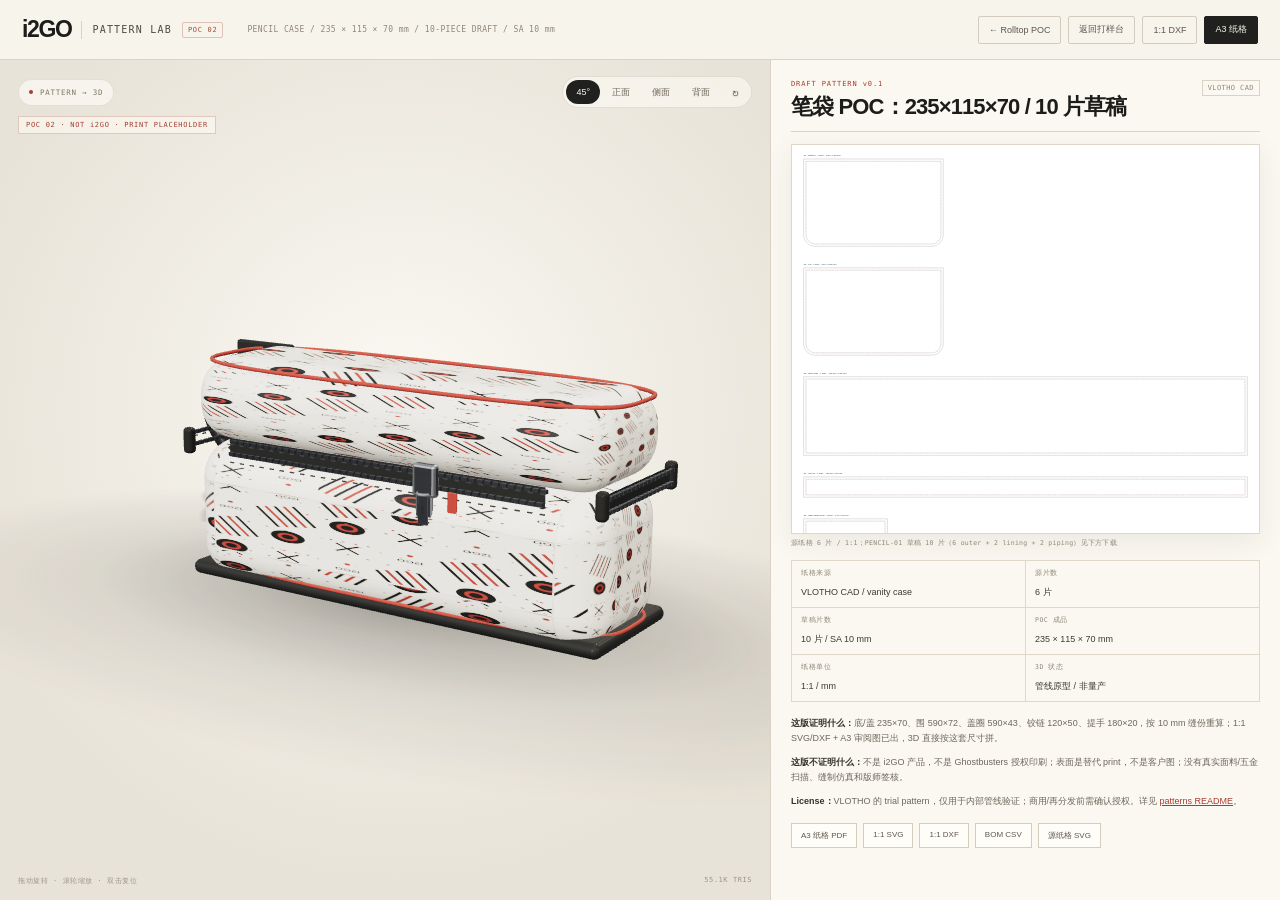
<file: poc-pencil.html>
<!doctype html>
<html lang="zh-CN">
<head>
  <meta charset="utf-8" />
  <meta name="viewport" content="width=device-width,initial-scale=1,viewport-fit=cover" />
  <meta name="description" content="Pattern-driven 3D POC 02：用 VLOTHO vanity-case 6 片纸格，按 235 × 115 × 70 mm 重算笔袋结构。" />
  <link rel="icon" href="data:image/svg+xml,%3Csvg xmlns='http://www.w3.org/2000/svg' viewBox='0 0 64 64'%3E%3Crect width='64' height='64' rx='12' fill='%231b1c1b'/%3E%3Ctext x='32' y='40' font-family='Arial' font-size='21' font-weight='700' fill='%23f4f1ea' text-anchor='middle'%3Ei2GO%3C/text%3E%3C/svg%3E" />
  <title>i2GO / Pattern Lab · Pencil Case POC</title>
  <link rel="stylesheet" href="./styles-poc.css" />
  <script type="importmap">
    {
      "imports": {
        "three": "./vendor/three.module.js",
        "three/addons/": "./vendor/addons/"
      }
    }
  </script>
</head>
<body class="poc-body">
  <header class="poc-header">
    <div class="poc-brand">
      <a href="./" class="poc-logo">i2GO</a>
      <span class="poc-div"></span>
      <span class="poc-title">PATTERN LAB</span>
      <span class="poc-badge">POC 02</span>
    </div>
    <div class="poc-meta">PENCIL CASE / 235 × 115 × 70 mm / 10-PIECE DRAFT / SA 10 mm</div>
    <div class="poc-actions">
      <a href="./poc.html">← Rolltop POC</a>
      <a href="./studio.html">返回打样台</a>
      <a href="./exports/PENCIL-01_pattern.dxf" download>1:1 DXF</a>
      <a class="primary" href="./exports/PENCIL-01_pattern_A3.pdf" download>A3 纸格</a>
    </div>
  </header>

  <main class="poc-main">
    <section class="poc-viewer">
      <canvas id="scene" aria-label="纸格驱动的笔袋 3D 模型"></canvas>
      <div class="poc-view-top">
        <div class="poc-live"><span class="pulse"></span> PATTERN → 3D</div>
        <div class="poc-views">
          <button class="view is-active" data-view="iso">45°</button>
          <button class="view" data-view="front">正面</button>
          <button class="view" data-view="side">侧面</button>
          <button class="view" data-view="back">背面</button>
          <button class="rotate" id="rotate" title="自动旋转">↻</button>
        </div>
      </div>
      <div class="poc-view-bottom">
        <span>拖动旋转 · 滚轮缩放 · 双击复位</span>
        <span id="triStat">—</span>
      </div>
      <div class="poc-warning">POC 02 · NOT i2GO · PRINT PLACEHOLDER</div>
    </section>

    <aside class="poc-pattern">
      <div class="poc-p-head">
        <div><span class="poc-kicker">DRAFT PATTERN v0.1</span><h1>笔袋 POC：235×115×70 / 10 片草稿</h1></div>
        <span class="poc-source">VLOTHO CAD</span>
      </div>
      <div class="poc-p-img">
        <img src="./patterns/vlotho/vanity-case_pattern.svg" alt="VLOTHO vanity-case 纸格 SVG" />
      </div>
      <div class="poc-p-cap">源纸格 6 片 / 1:1；PENCIL-01 草稿 10 片（6 outer + 2 lining + 2 piping）见下方下载</div>
      <div class="poc-p-meta">
        <div><span>纸格来源</span><b>VLOTHO CAD / vanity case</b></div>
        <div><span>源片数</span><b>6 片</b></div>
        <div><span>草稿片数</span><b>10 片 / SA 10 mm</b></div>
        <div><span>POC 成品</span><b>235 × 115 × 70 mm</b></div>
        <div><span>纸格单位</span><b>1:1 / mm</b></div>
        <div><span>3D 状态</span><b>管线原型 / 非量产</b></div>
      </div>
      <div class="poc-p-notes">
        <p><b>这版证明什么：</b>底/盖 235×70、围 590×72、盖圈 590×43、铰链 120×50、提手 180×20，按 10 mm 缝份重算；1:1 SVG/DXF + A3 审阅图已出，3D 直接按这套尺寸拼。</p>
        <p><b>这版不证明什么：</b>不是 i2GO 产品，不是 Ghostbusters 授权印刷；表面是替代 print，不是客户图；没有真实面料/五金扫描、缝制仿真和版师签核。</p>
        <p><b>License：</b>VLOTHO 的 trial pattern，仅用于内部管线验证；商用/再分发前需确认授权。详见 <a href="./patterns/vlotho/README.md">patterns README</a>。</p>
      </div>
      <div class="poc-p-links">
        <a href="./exports/PENCIL-01_pattern_A3.pdf" download>A3 纸格 PDF</a>
        <a href="./exports/PENCIL-01_pattern_1to1.svg" download>1:1 SVG</a>
        <a href="./exports/PENCIL-01_pattern.dxf" download>1:1 DXF</a>
        <a href="./exports/PENCIL-01_BOM.csv" download>BOM CSV</a>
        <a href="./patterns/vlotho/vanity-case_pattern.svg" target="_blank">源纸格 SVG</a>
      </div>
    </aside>
  </main>

  <div class="loading" id="loading">
    <div class="loading-mark">i2GO</div>
    <div class="loading-text">正在按纸格拼装 3D…</div>
    <div class="loading-bar"><i></i></div>
  </div>
  <div class="webgl-error" id="webglError" hidden><b>当前浏览器无法启动 WebGL</b><span>请使用最新版 Chrome / Edge / Safari。</span></div>

  <script type="module" src="./src/poc-pencil.js"></script>
</body>
</html>
</file>
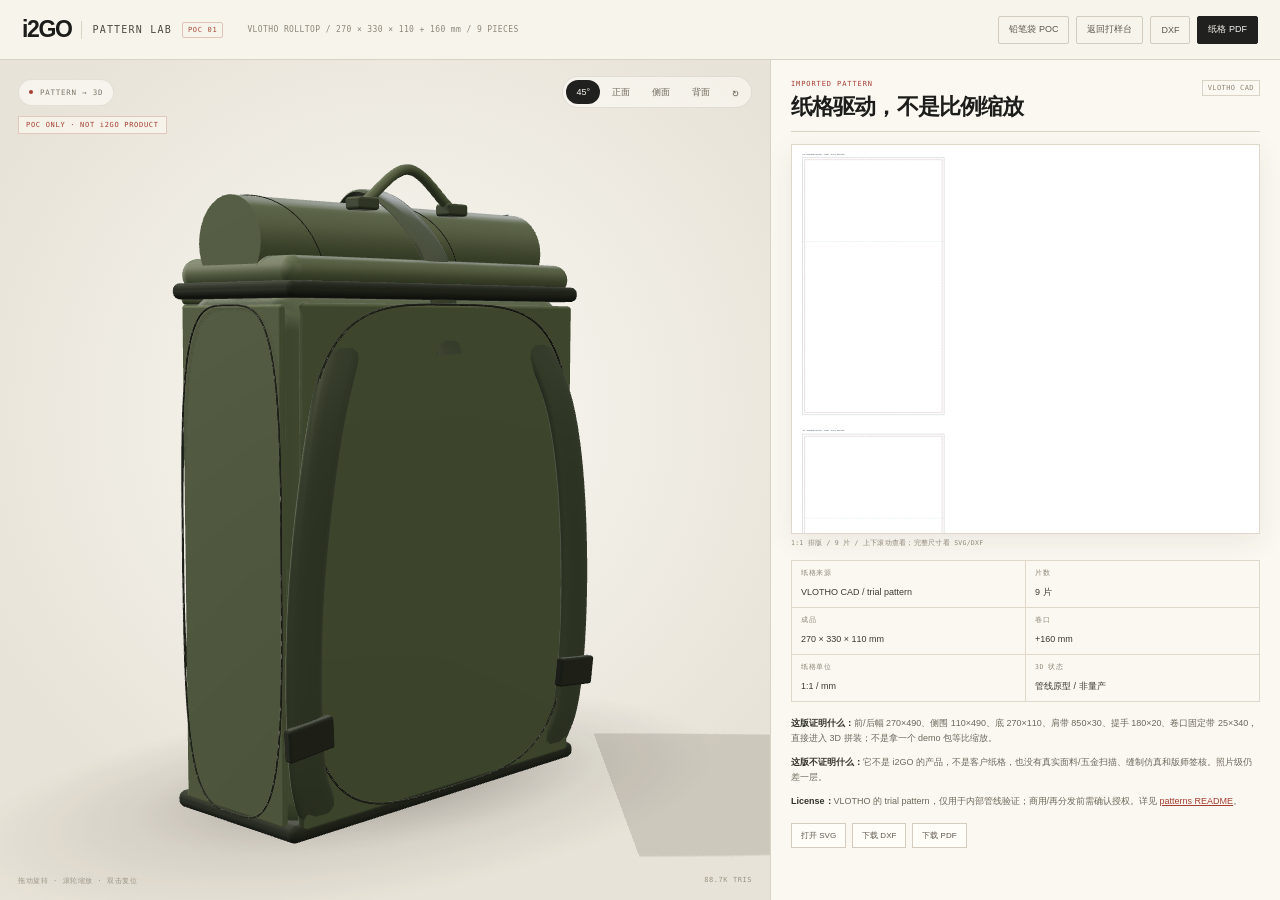
<file: poc.html>
<!doctype html>
<html lang="zh-CN">
<head>
  <meta charset="utf-8" />
  <meta name="viewport" content="width=device-width,initial-scale=1,viewport-fit=cover" />
  <meta name="description" content="Pattern-driven 3D POC：用公开 1:1 纸格驱动 3D 模型，验证纸格到数字样的管线。" />
  <link rel="icon" href="data:image/svg+xml,%3Csvg xmlns='http://www.w3.org/2000/svg' viewBox='0 0 64 64'%3E%3Crect width='64' height='64' rx='12' fill='%231b1c1b'/%3E%3Ctext x='32' y='40' font-family='Arial' font-size='21' font-weight='700' fill='%23f4f1ea' text-anchor='middle'%3Ei2GO%3C/text%3E%3C/svg%3E" />
  <title>i2GO / Pattern Lab · Pattern-driven POC</title>
  <link rel="stylesheet" href="./styles-poc.css" />
  <script type="importmap">
    {
      "imports": {
        "three": "./vendor/three.module.js",
        "three/addons/": "./vendor/addons/"
      }
    }
  </script>
</head>
<body class="poc-body">
  <header class="poc-header">
    <div class="poc-brand">
      <a href="./" class="poc-logo">i2GO</a>
      <span class="poc-div"></span>
      <span class="poc-title">PATTERN LAB</span>
      <span class="poc-badge">POC 01</span>
    </div>
    <div class="poc-meta">VLOTHO ROLLTOP / 270 × 330 × 110 + 160 mm / 9 PIECES</div>
    <div class="poc-actions">
      <a href="./poc-pencil.html">铅笔袋 POC</a>
      <a href="./studio.html">返回打样台</a>
      <a href="./patterns/vlotho/rolltop-pack_pattern.dxf" download>DXF</a>
      <a class="primary" href="./patterns/vlotho/rolltop-pack_pattern.pdf" download>纸格 PDF</a>
    </div>
  </header>

  <main class="poc-main">
    <section class="poc-viewer">
      <canvas id="scene" aria-label="纸格驱动的卷口背包 3D 模型"></canvas>
      <div class="poc-view-top">
        <div class="poc-live"><span class="pulse"></span> PATTERN → 3D</div>
        <div class="poc-views">
          <button class="view is-active" data-view="iso">45°</button>
          <button class="view" data-view="front">正面</button>
          <button class="view" data-view="side">侧面</button>
          <button class="view" data-view="back">背面</button>
          <button class="rotate" id="rotate" title="自动旋转">↻</button>
        </div>
      </div>
      <div class="poc-view-bottom">
        <span>拖动旋转 · 滚轮缩放 · 双击复位</span>
        <span id="triStat">—</span>
      </div>
      <div class="poc-warning">POC ONLY · NOT i2GO PRODUCT</div>
    </section>

    <aside class="poc-pattern">
      <div class="poc-p-head">
        <div><span class="poc-kicker">IMPORTED PATTERN</span><h1>纸格驱动，不是比例缩放</h1></div>
        <span class="poc-source">VLOTHO CAD</span>
      </div>
      <div class="poc-p-img">
        <img src="./patterns/vlotho/rolltop-pack_pattern.svg" alt="VLOTHO rolltop 纸格 SVG" />
      </div>
      <div class="poc-p-cap">1:1 排版 / 9 片 / 上下滚动查看；完整尺寸看 SVG/DXF</div>
      <div class="poc-p-meta">
        <div><span>纸格来源</span><b>VLOTHO CAD / trial pattern</b></div>
        <div><span>片数</span><b>9 片</b></div>
        <div><span>成品</span><b>270 × 330 × 110 mm</b></div>
        <div><span>卷口</span><b>+160 mm</b></div>
        <div><span>纸格单位</span><b>1:1 / mm</b></div>
        <div><span>3D 状态</span><b>管线原型 / 非量产</b></div>
      </div>
      <div class="poc-p-notes">
        <p><b>这版证明什么：</b>前/后幅 270×490、侧围 110×490、底 270×110、肩带 850×30、提手 180×20、卷口固定带 25×340，直接进入 3D 拼装；不是拿一个 demo 包等比缩放。</p>
        <p><b>这版不证明什么：</b>它不是 i2GO 的产品，不是客户纸格，也没有真实面料/五金扫描、缝制仿真和版师签核。照片级仍差一层。</p>
        <p><b>License：</b>VLOTHO 的 trial pattern，仅用于内部管线验证；商用/再分发前需确认授权。详见 <a href="./patterns/vlotho/README.md">patterns README</a>。</p>
      </div>
      <div class="poc-p-links">
        <a href="./patterns/vlotho/rolltop-pack_pattern.svg" target="_blank">打开 SVG</a>
        <a href="./patterns/vlotho/rolltop-pack_pattern.dxf" download>下载 DXF</a>
        <a href="./patterns/vlotho/rolltop-pack_pattern.pdf" download>下载 PDF</a>
      </div>
    </aside>
  </main>

  <div class="loading" id="loading">
    <div class="loading-mark">i2GO</div>
    <div class="loading-text">正在按纸格拼装 3D…</div>
    <div class="loading-bar"><i></i></div>
  </div>
  <div class="webgl-error" id="webglError" hidden><b>当前浏览器无法启动 WebGL</b><span>请使用最新版 Chrome / Edge / Safari。</span></div>

  <script type="module" src="./src/poc.js"></script>
</body>
</html>
</file>
<file: styles-poc.css>
:root {
  --ink: #1c1d1b;
  --muted: #8c8476;
  --line: #d9d3c6;
  --paper: #f7f4ec;
  --paper-deep: #efebe1;
  --accent: #a53d31;
  --green: #7d8a63;
  --mono: "Cascadia Mono", "SFMono-Regular", Consolas, monospace;
  --sans: "Helvetica Neue", "Inter", "PingFang SC", "Microsoft YaHei", Arial, sans-serif;
}
* { box-sizing: border-box; }
html, body { margin: 0; padding: 0; }
body {
  background: var(--paper-deep);
  color: var(--ink);
  font-family: var(--sans);
  -webkit-font-smoothing: antialiased;
  overflow: hidden;
}
button, a { color: inherit; }
.poc-body { height: 100dvh; display: flex; flex-direction: column; min-height: 640px; }

.poc-header {
  flex: 0 0 60px;
  display: flex;
  align-items: center;
  gap: 24px;
  padding: 0 22px;
  border-bottom: 1px solid var(--line);
  background: var(--paper);
  position: relative;
  z-index: 10;
}
.poc-brand { display: flex; align-items: center; gap: 10px; }
.poc-logo { font-size: 23px; font-weight: 700; letter-spacing: -.06em; text-decoration: none; }
.poc-div { width: 1px; height: 18px; background: var(--line); }
.poc-title { font-family: var(--mono); font-size: 10px; letter-spacing: .12em; color: #4e4a41; }
.poc-badge {
  font-family: var(--mono);
  font-size: 7px;
  letter-spacing: .1em;
  color: #a54a37;
  border: 1px solid #dfc3b7;
  padding: 3px 5px;
  border-radius: 2px;
}
.poc-meta { font-family: var(--mono); font-size: 8px; letter-spacing: .05em; color: #8f8779; }
.poc-actions { margin-left: auto; display: flex; gap: 7px; align-items: center; }
.poc-actions a {
  height: 28px;
  display: inline-flex;
  align-items: center;
  padding: 0 10px;
  border: 1px solid #d3ccbe;
  border-radius: 2px;
  text-decoration: none;
  font-size: 9px;
  color: #5d574d;
}
.poc-actions a:hover { border-color: #a99f8e; background: #fffdf8; }
.poc-actions a.primary { background: #20211f; color: #f8f5ed; border-color: #20211f; }

.poc-main { flex: 1; min-height: 0; display: grid; grid-template-columns: minmax(0, 1fr) 510px; }
.poc-viewer { position: relative; min-width: 0; background: radial-gradient(ellipse 60% 56% at 52% 42%, #fbf9f3 0%, #f1eee6 48%, #e8e3d8 100%); overflow: hidden; }
#scene { position: absolute; inset: 0; width: 100%; height: 100%; display: block; cursor: grab; touch-action: none; }
#scene:active { cursor: grabbing; }
.poc-view-top {
  position: absolute;
  top: 16px;
  left: 18px;
  right: 18px;
  display: flex;
  justify-content: space-between;
  align-items: center;
  z-index: 4;
}
.poc-live {
  display: inline-flex;
  align-items: center;
  gap: 7px;
  height: 27px;
  padding: 0 10px;
  border: 1px solid rgba(69,63,51,.11);
  background: rgba(255,253,248,.62);
  border-radius: 999px;
  backdrop-filter: blur(10px);
  font-family: var(--mono);
  font-size: 7.5px;
  letter-spacing: .1em;
  color: #7d7669;
}
.pulse { width: 4px; height: 4px; border-radius: 50%; background: var(--accent); animation: pulse 2.4s infinite; }
@keyframes pulse { 0%,100% { box-shadow: 0 0 0 0 rgba(165,61,49,.32); } 50% { box-shadow: 0 0 0 4px rgba(165,61,49,0); } }
.poc-views { display: flex; gap: 2px; padding: 3px; border: 1px solid rgba(73,66,53,.12); background: rgba(255,253,248,.55); border-radius: 999px; }
.view, .rotate {
  border: 0;
  background: transparent;
  height: 24px;
  padding: 0 10px;
  border-radius: 999px;
  font-size: 9px;
  color: #6f685b;
  cursor: pointer;
}
.view.is-active { background: #20211f; color: #f8f5ed; }
.rotate { width: 26px; padding: 0; font-size: 14px; }
.rotate.is-active { background: #20211f; color: #f8f5ed; }
.poc-view-bottom {
  position: absolute;
  left: 18px;
  right: 18px;
  bottom: 14px;
  display: flex;
  justify-content: space-between;
  font-family: var(--mono);
  font-size: 7px;
  letter-spacing: .08em;
  color: #9c9486;
  pointer-events: none;
  z-index: 4;
}
.poc-warning {
  position: absolute;
  left: 18px;
  top: 56px;
  z-index: 4;
  font-family: var(--mono);
  font-size: 7px;
  letter-spacing: .1em;
  color: #a53d31;
  background: rgba(251,248,240,.7);
  border: 1px solid #e0c9bc;
  padding: 4px 7px;
}

.poc-pattern {
  min-height: 0;
  overflow-y: auto;
  border-left: 1px solid var(--line);
  background: #fbf8f1;
  padding: 20px 20px 24px;
  scrollbar-width: thin;
}
.poc-p-head { display: flex; justify-content: space-between; gap: 12px; align-items: flex-start; padding-bottom: 12px; border-bottom: 1px solid var(--line); }
.poc-kicker { display: block; font-family: var(--mono); font-size: 7px; letter-spacing: .13em; color: #a53d31; margin-bottom: 6px; }
.poc-p-head h1 { margin: 0; font-size: 22px; letter-spacing: -.04em; font-weight: 600; line-height: 1.15; }
.poc-source { font-family: var(--mono); font-size: 7px; letter-spacing: .06em; color: #8f8779; border: 1px solid #d9d2c5; padding: 3px 5px; white-space: nowrap; }
.poc-p-img {
  margin-top: 12px;
  height: 390px;
  overflow: auto;
  background: #fff;
  border: 1px solid #ded7ca;
  box-shadow: 0 8px 26px rgba(52,45,32,.08);
}
.poc-p-img img { display: block; width: 100%; height: auto; }
.poc-p-cap { font-family: var(--mono); font-size: 6.5px; letter-spacing: .04em; color: #8f8779; margin-top: 5px; }
.poc-p-meta { display: grid; grid-template-columns: 1fr 1fr; gap: 1px; margin-top: 12px; border: 1px solid #ded7ca; background: #ded7ca; }
.poc-p-meta div { background: #fbf8f1; padding: 8px 9px; }
.poc-p-meta span { display: block; font-family: var(--mono); font-size: 6.5px; color: #8f8779; letter-spacing: .08em; margin-bottom: 3px; }
.poc-p-meta b { font-size: 9px; font-weight: 500; color: #393a32; }
.poc-p-notes { margin-top: 14px; }
.poc-p-notes p { margin: 0 0 9px; font-size: 9px; line-height: 1.65; color: #6d675c; }
.poc-p-notes b { color: #33342c; font-weight: 600; }
.poc-p-notes a { color: #a53d31; }
.poc-p-links { display: flex; gap: 6px; margin-top: 14px; flex-wrap: wrap; }
.poc-p-links a {
  border: 1px solid #d4cdbf;
  background: #fffdf8;
  padding: 6px 9px;
  font-size: 8px;
  text-decoration: none;
  color: #5d574d;
}
.poc-p-links a:hover { border-color: #a99f8e; }

.loading { position: fixed; inset: 0; z-index: 50; display: flex; flex-direction: column; align-items: center; justify-content: center; gap: 10px; background: #f3f0e8; transition: opacity 500ms ease, visibility 500ms ease; }
.loading.is-done { opacity: 0; visibility: hidden; }
.loading-mark { font-size: 26px; font-weight: 700; letter-spacing: -.06em; }
.loading-text { font-family: var(--mono); font-size: 8px; letter-spacing: .1em; color: #8f8779; }
.loading-bar { width: 110px; height: 1px; background: #d8d1c3; overflow: hidden; }
.loading-bar i { display: block; width: 42%; height: 100%; background: var(--accent); animation: load 1.15s cubic-bezier(.4,0,.3,1) infinite; }
@keyframes load { from { transform: translateX(-110%); } to { transform: translateX(260%); } }
.webgl-error { position: fixed; inset: 0; z-index: 60; display: flex; flex-direction: column; align-items: center; justify-content: center; gap: 6px; background: #f3f0e8; font-size: 13px; }
.webgl-error[hidden] { display: none; }
.webgl-error b { font-weight: 600; }
.webgl-error span { font-size: 11px; color: #7e776a; }

@media (max-width: 980px) {
  body { overflow: auto; }
  .poc-body { height: auto; min-height: 100dvh; }
  .poc-header { flex-wrap: wrap; height: auto; min-height: 56px; padding: 10px 14px; gap: 8px; }
  .poc-meta { order: 3; width: 100%; }
  .poc-main { display: block; }
  .poc-viewer { height: 62dvh; min-height: 440px; }
  .poc-pattern { border-left: 0; border-top: 1px solid var(--line); overflow: visible; }
  .poc-p-img { height: 320px; }
}
@media (max-width: 540px) {
  .poc-meta { display: none; }
  .poc-actions a:not(.primary) { display: none; }
  .poc-viewer { height: 56dvh; min-height: 400px; }
  .poc-pattern { padding: 16px 14px 20px; }
  .poc-p-head h1 { font-size: 19px; }
}
</file>
